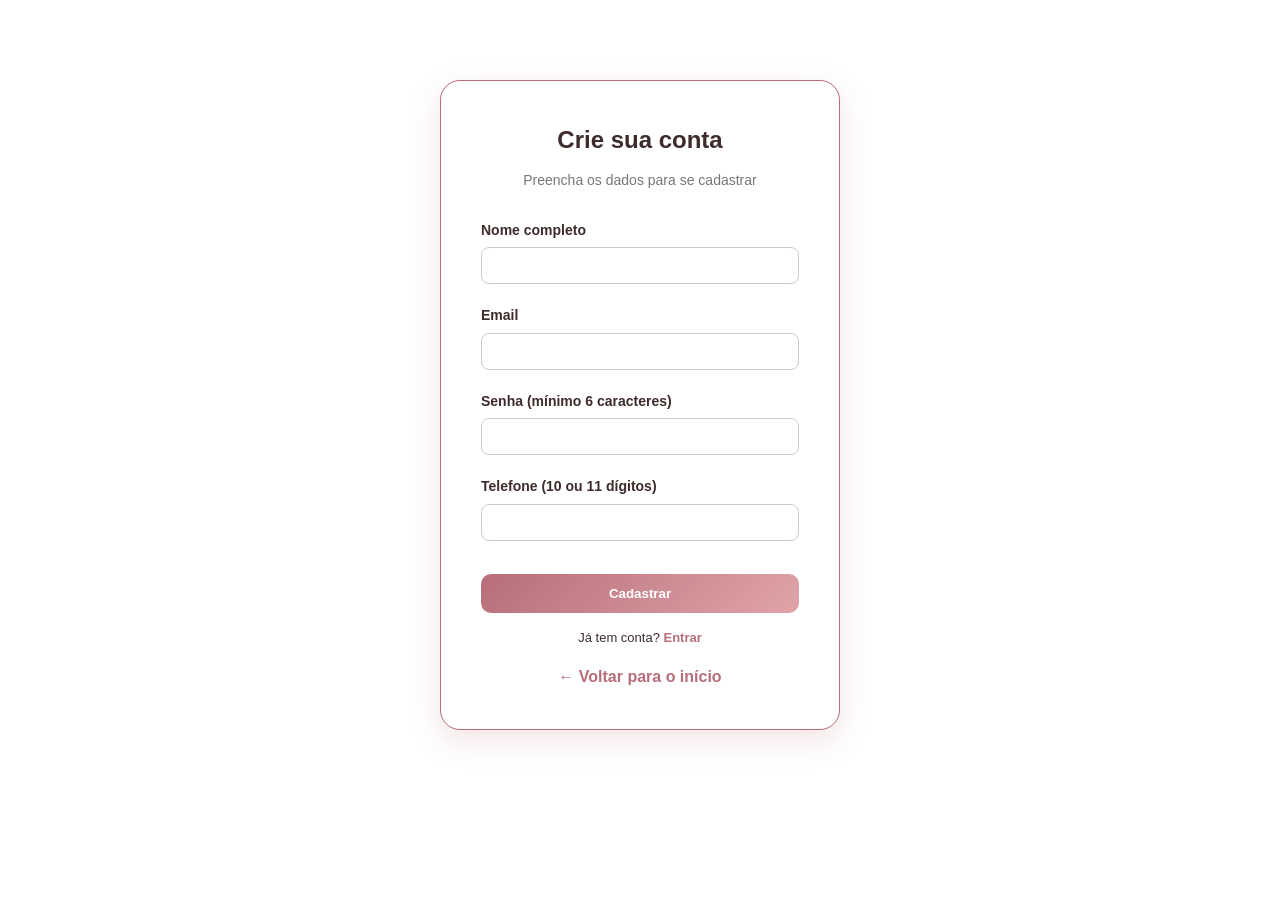
<file: frontend/cadastro.html>
<!doctype html>
<html lang="pt-BR">
<head>
    <meta charset="UTF-8" />
    <title>Cadastro</title>
    <link rel="stylesheet" href="style.css" />
    <script src="api/api.js"></script>
</head>
<body>
<div class="login-container">
    <div class="login-box">
        <h2>Crie sua conta</h2>
        <p class="login-subtitle">Preencha os dados para se cadastrar</p>
        <form id="cadastroForm">
            <div class="input-group">
                <label>Nome completo</label>
                <input type="text" id="cadNome" required />
            </div>
            <div class="input-group">
                <label>Email</label>
                <input type="email" id="cadEmail" required />
            </div>
            <div class="input-group">
                <label>Senha (mínimo 6 caracteres)</label>
                <input type="password" id="cadSenha" required />
            </div>
            <div class="input-group">
                <label>Telefone (10 ou 11 dígitos)</label>
                <input type="text" id="cadTelefone" required />
            </div>
            <button type="submit" class="btn-login">Cadastrar</button>
        </form>
        <div class="login-footer">
            Já tem conta? <a href="login.html">Entrar</a>
        </div>
        <a href="index.html" class="link-voltar">← Voltar para o início</a>
    </div>
</div>
<script>
    document.getElementById("cadastroForm").addEventListener("submit", async (e) => {
        e.preventDefault();
        const nome = document.getElementById("cadNome").value;
        const email = document.getElementById("cadEmail").value;
        const senha = document.getElementById("cadSenha").value;
        const telefone = document.getElementById("cadTelefone").value;
        try {
            await cadastrarUsuario(nome, email, senha, telefone);
            alert("Cadastro realizado! Faça login.");
            window.location.href = "login.html";
        } catch (err) {
            alert("Erro: " + err.detail);
        }
    });
</script>
</body>
</html>
</file>
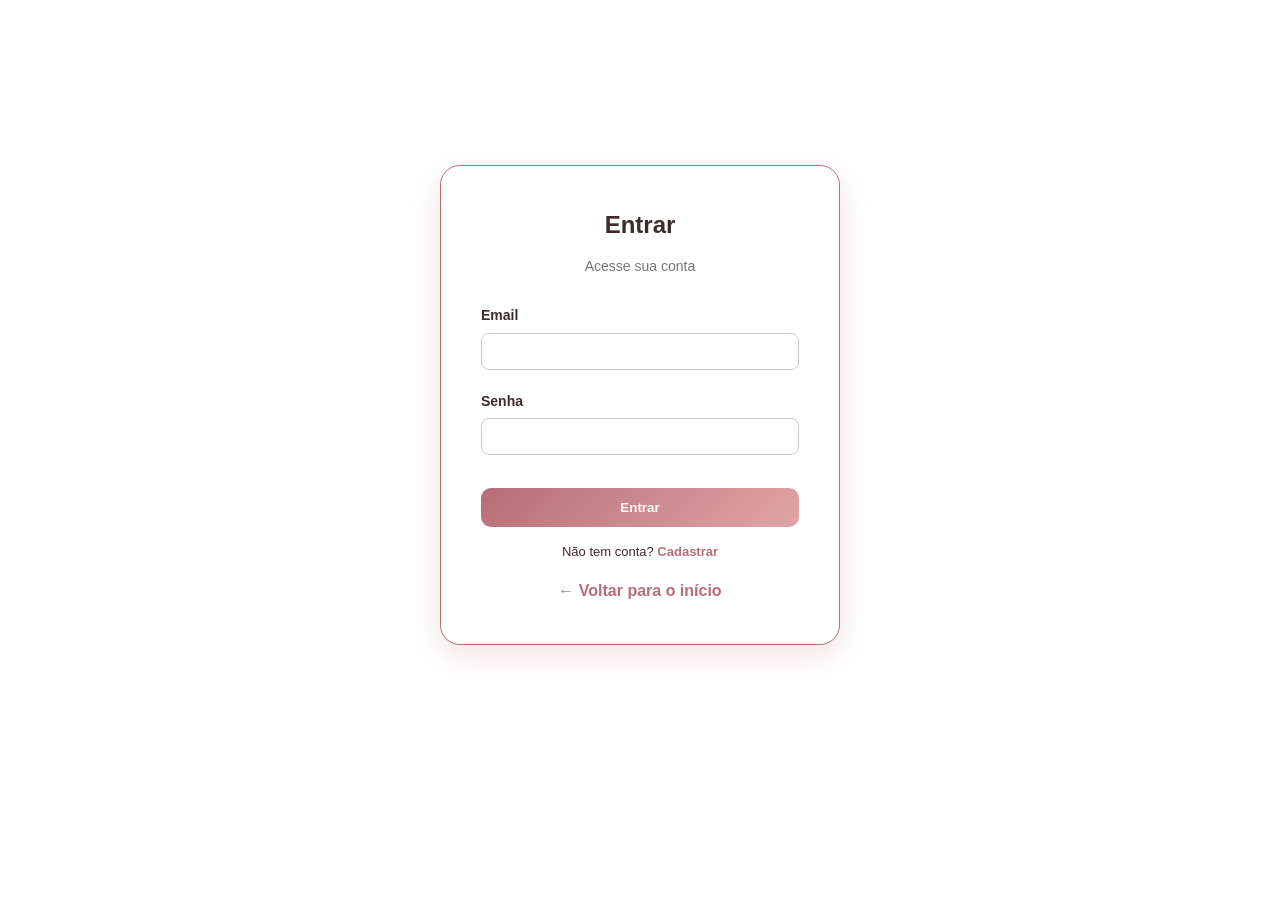
<file: frontend/login.html>
<!doctype html>
<html lang="pt-BR">
<head>
    <meta charset="UTF-8" />
    <title>Login</title>
    <link rel="stylesheet" href="style.css" />
    <script src="api/api.js"></script>
</head>
<body>
<div class="login-container">
    <div class="login-box">
        <h2>Entrar</h2>
        <p class="login-subtitle">Acesse sua conta</p>
        <form id="loginForm">
            <div class="input-group">
                <label>Email</label>
                <input type="email" id="loginEmail" required />
            </div>
            <div class="input-group">
                <label>Senha</label>
                <input type="password" id="loginSenha" required />
            </div>
            <button type="submit" class="btn-login">Entrar</button>
        </form>
        <div class="login-footer">
            Não tem conta? <a href="cadastro.html">Cadastrar</a>
        </div>
        <a href="index.html" class="link-voltar">← Voltar para o início</a>
    </div>
</div>
<script>
    document.getElementById("loginForm").addEventListener("submit", async (e) => {
        e.preventDefault();
        const email = document.getElementById("loginEmail").value;
        const senha = document.getElementById("loginSenha").value;
        
        console.log("🔐 Tentando login com:", email);
        
        try {
            const data = await login(email, senha);
            console.log("✅ Login realizado!", data.usuario);
            
            // Salva o usuário completo no localStorage com a SENHA
            const usuarioCompleto = {
                ...data.usuario,
                senha: senha  // Adiciona a senha digitada
            };
            localStorage.setItem("usuario", JSON.stringify(usuarioCompleto));
            
            // Verifica o tipo e redireciona
            if (data.usuario.tipo === 'funcionario' || data.usuario.tipo === 'admin') {
                console.log("👑 Usuário admin/funcionário, redirecionando para gerenciar.html");
                window.location.href = "gerenciar.html";
            } else {
                console.log("👤 Cliente comum, redirecionando para index.html");
                window.location.href = "index.html";
            }
        } catch (err) {
            console.error("❌ Erro no login:", err);
            alert("Erro: " + err.detail);
        }
    });
</script>
</body>
</html>
</file>
<file: frontend/style.css>
/* INDEX */

* {
  margin: 0;
  padding: 0;
  box-sizing: border-box;
  font-family: "Inter", sans-serif;
}

body {
  background-color: #ffffff;
  color: #3e2c2c;
  line-height: 1.6;
}

.main-header {
  background-color: #3e2c2c;
  border-bottom: 1px solid #26272b;
  padding: 15px 50px;
  position: sticky;
  top: 0;
  z-index: 1000;
}

.section-label {
  font-size: 14px;
  font-weight: 700;
  color: #3e2c2c;
  text-transform: uppercase;
  margin-bottom: 15px;
  letter-spacing: 1px;

  text-align: center; /* 👈 centraliza */
}

.header-content {
  max-width: 1400px;
  margin: 0 auto;
  display: flex;
  align-items: center;
  justify-content: space-between;
  gap: 30px;
}

.logo-img {
  width: 150px;
  height: auto;
}

.search-container {
  flex: 1;
  max-width: 500px;
  display: flex;
  background: #ffffff;
  border-radius: 10px;
  padding: 4px 10px;
  border: 1px solid #ffffff;
}

.search-input {
  background: #ffffff;
  border: none;
  color: #3e2c2c;
  flex: 1;
  padding: 8px 12px;
  outline: none;
  font-size: 14px;
}

.search-input::placeholder {
  color: #4d4d4d;
}

.search-btn {
  background: linear-gradient(135deg, #b76e79, #e0a4a8);
  border: none;
  color: white;
  border-radius: 8px;
  width: 36px;
  height: 36px;
  cursor: pointer;
  display: flex;
  align-items: center;
  justify-content: center;
}

.header-nav {
  display: flex;
  align-items: center;
  gap: 24px;
}

.nav-link {
  color: #ffffff;
  text-decoration: none;
  font-weight: bold;
  font-size: 14px;
  display: flex;
  align-items: center;
  gap: 8px;
}

.profile-btn {
  background: linear-gradient(135deg, #b76e79, #e0a4a8);
  color: white;
  border: none;
  padding: 10px 18px;
  border-radius: 10px;
  margin-left: 20px;
  font-weight: bold;
  cursor: pointer;
  display: flex;
  align-items: center;
  gap: 10px;
}

.profile-img {
  width: 15px;
  height: 15px;
  border-radius: 50%;
  object-fit: cover;
}

.nav-icon {
  width: 20px;
  height: 20px;
}

.dashboard-container {
  max-width: 1400px;
  margin: 0 auto;
  padding: 40px 50px;
}

/* WELCOME */
.welcome-area {
  display: flex;
  justify-content: center;
  align-items: center;
  text-align: center;
  padding: 40px 20px 20px;
}

.welcome-text h1 {
  display: flex;
  flex-direction: column;
  align-items: center;
}

/* TEXTO DESTACADO */
.user-name {
  background: linear-gradient(135deg, #b76e79, #e0a4a8);
  background-clip: text;
  -webkit-background-clip: text;
  -webkit-text-fill-color: transparent;
  font-weight: 700;
  font-size: 28px;
}

/* LINHA */
.divider {
  width: 85%;
  height: 1px;
  margin: 15px auto;
  background: linear-gradient(
    to right,
    transparent,
    rgba(183, 110, 121, 0.6),
    transparent
  );
}

/* GRID */
.grid-layout {
  display: grid;
  grid-template-columns: repeat(auto-fill, minmax(210px, 1fr));
  gap: 16px;
  margin-top: 10px;
}

.servico-card {
  background: #ffffff;
  border: 1px solid #b76e79;
  border-radius: 16px;
  padding: 8px;
  transition: 0.2s;
}

.servico-card:hover {
  transform: translateY(-5px);
}

.card-thumb {
  position: relative;
  height: 150px;
  border-radius: 12px;
  overflow: hidden;
}

.card-thumb img {
  width: 100%;
  height: 100%;
  object-fit: cover;
}

.card-info {
  padding: 12px 4px;
}

.card-info h4 {
  font-size: 18px;
}

.card-info p {
  font-size: 14px;
  color: #000000;
  margin: 4px 0 12px;
}

.btn-action-full {
  width: 100%;
  background: linear-gradient(135deg, #b76e79, #e0a4a8);
  color: white;
  border: none;
  padding: 10px;
  border-radius: 10px;
  cursor: pointer;
  font-weight: 600;
  box-shadow: 0 0 10px rgba(183, 110, 121, 0.4);
}

.btn-action-full:hover {
  transform: scale(1.05);
  box-shadow: 0 0 20px rgba(183, 110, 121, 0.7);
}

/* BOTÃO LOGIN */
.btn-login-main {
  background: linear-gradient(135deg, #b76e79, #e0a4a8);
  color: white;
  border: none;
  padding: 12px 16px;
  border-radius: 10px;
  margin-top: 10px;
  cursor: pointer;
  width: 100%;
}

/*BOTÃO VOLTAR*/
.link-voltar {
  display: block;
  margin-top: 15px;
  text-align: center;
  color: #b76e79;
  text-decoration: none;
  font-weight: 600;
  transition: 0.2s;
}

.link-voltar:hover {
  text-decoration: underline;
  opacity: 0.8;
}

/* CONTATO */
.contact-section {
  padding: 30px 20px;
}

.contact-container {
  display: grid;
  grid-template-columns: repeat(auto-fit, minmax(220px, 1fr));
  gap: 20px;
}

.contact-item {
  background: #fff0f5;
  border: 1px solid #b76e79;
  border-radius: 16px;
  padding: 20px;
  text-align: center;
  transition: 0.3s;
}

.contact-item:hover {
  transform: translateY(-5px);
  box-shadow: 0 8px 20px rgba(183, 110, 121, 0.2);
}

.contact-item h4 {
  color: #b76e79;
  margin-bottom: 8px;
}

.contact-item p {
  font-size: 14px;
}

/* LÓGICA DE LOGIN */
.logged-in-only {
  display: none !important;
}

body.user-logged .logged-in-only {
  display: flex !important;
}

body.user-logged .logged-out-only {
  display: none !important;
}

/* RODAPÉ */
.main-footer {
  background: #3e2c2c;
  padding: 20px;
  text-align: center;
  color: #ffffff;
}

/* TELA DE LOGIN E CADASTRO*/

.login-container {
  display: flex;
  justify-content: center;
  align-items: center;
  min-height: calc(100vh - 90px);
  padding: 40px 20px;
}

.login-box {
  background: #ffffff;
  border: 1px solid #b76e79;
  border-radius: 20px;
  padding: 40px;
  width: 100%;
  max-width: 400px;
  box-shadow: 0 10px 30px rgba(183, 110, 121, 0.2);
  text-align: center;
}

.login-box h2 {
  color: #3e2c2c;
  margin-bottom: 10px;
}

.login-subtitle {
  font-size: 14px;
  color: #777;
  margin-bottom: 25px;
}

.input-group {
  text-align: left;
  margin-bottom: 18px;
}

.input-group label {
  font-size: 14px;
  font-weight: 600;
  color: #3e2c2c;
}

.input-group input {
  width: 100%;
  padding: 10px;
  margin-top: 5px;
  border-radius: 8px;
  border: 1px solid #ccc;
  outline: none;
  transition: 0.2s;
}

.input-group input:focus {
  border-color: #b76e79;
  box-shadow: 0 0 5px rgba(183, 110, 121, 0.4);
}

.btn-login {
  width: 100%;
  margin-top: 15px;
  background: linear-gradient(135deg, #b76e79, #e0a4a8);
  color: white;
  border: none;
  padding: 12px;
  border-radius: 10px;
  cursor: pointer;
  font-weight: 600;
  transition: 0.3s;
}

.btn-login:hover {
  transform: scale(1.03);
  box-shadow: 0 0 15px rgba(183, 110, 121, 0.5);
}

.login-footer {
  margin-top: 15px;
  font-size: 13px;
}

.login-footer a {
  color: #b76e79;
  text-decoration: none;
  font-weight: bold;
}
</file>
